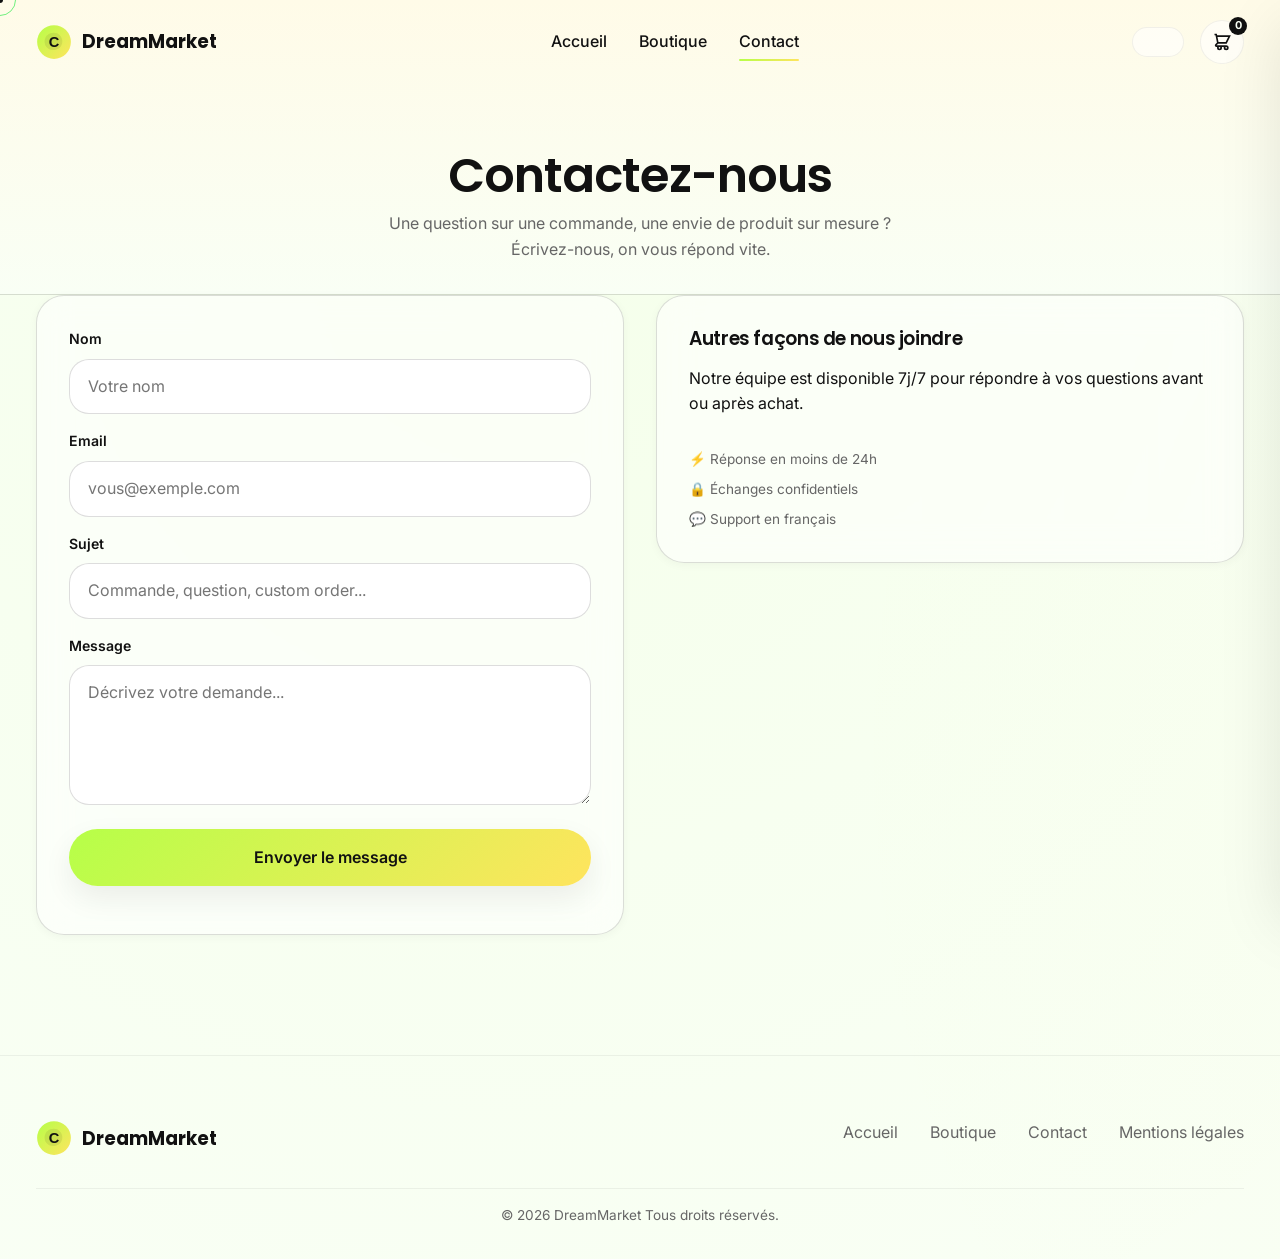
<file: contact.html>
<!doctype html>
<html lang="fr">
<head>
  <meta charset="UTF-8">
  <meta name="viewport" content="width=device-width, initial-scale=1">
  <title>Contact — DreamMarket</title>
  <meta name="description" content="Une question, une commande sur mesure ? Contactez l'équipe Citro.">
  <link rel="preconnect" href="https://fonts.googleapis.com">
  <link href="https://fonts.googleapis.com/css2?family=Poppins:wght@600;700&family=Inter:wght@400;500;600;700&display=swap" rel="stylesheet">
  <link rel="stylesheet" href="style.css">
  <link rel="stylesheet" href="animations.css">
  <link rel="icon" type="image/svg+xml" href="assets/img/logo.svg">
</head>
<body>

  <div class="loader"><div class="loader-sun"></div></div>

  <header class="site-header">
    <div class="container">
      <a href="index.html" class="brand"><img src="assets/img/logo.svg" alt="Citro" width="36" height="36"> DreamMarket</a>
      <nav class="nav-links">
        <a href="index.html" data-page="index.html">Accueil</a>
        <a href="shop.html" data-page="shop.html">Boutique</a>
        <a href="contact.html" data-page="contact.html">Contact</a>
      </nav>
      <div class="header-actions">
        <button class="theme-switch" aria-label="Changer de thème"><span class="knob"></span></button>
        <button class="icon-btn" data-cart-open aria-label="Ouvrir le panier">
          <svg viewBox="0 0 24 24" fill="none" stroke="currentColor" stroke-width="2"><path d="M3 3h2l.4 2M7 13h10l4-8H5.4M7 13L5.4 5M7 13l-2.293 2.293A1 1 0 0 0 5.414 17H17M17 17a2 2 0 1 0 0 4 2 2 0 0 0 0-4ZM9 21a2 2 0 1 0 0-4 2 2 0 0 0 0 4Z"/></svg>
          <span class="cart-count">0</span>
        </button>
        <button class="burger" aria-label="Menu" aria-expanded="false"><span></span><span></span><span></span></button>
      </div>
    </div>
  </header>

  <main>
    <section class="page-hero">
      <div class="container">
        <h1>Contactez-nous</h1>
        <p>Une question sur une commande, une envie de produit sur mesure ? Écrivez-nous, on vous répond vite.</p>
      </div>
    </section>

    <section style="padding-top:0;">
      <div class="container">
        <div class="grid grid-2" style="align-items:start;">
          <div class="panel reveal">
            <form id="contact-form">
              <div class="form-field">
                <label for="name">Nom</label>
                <input type="text" id="name" name="name" required placeholder="Votre nom">
              </div>
              <div class="form-field">
                <label for="email">Email</label>
                <input type="email" id="email" name="email" required placeholder="vous@exemple.com">
              </div>
              <div class="form-field">
                <label for="subject">Sujet</label>
                <input type="text" id="subject" name="subject" required placeholder="Commande, question, custom order...">
              </div>
              <div class="form-field">
                <label for="message">Message</label>
                <textarea id="message" name="message" required placeholder="Décrivez votre demande..."></textarea>
              </div>
              <button type="submit" class="btn btn-primary btn-block">Envoyer le message</button>
              <p class="form-status"></p>
            </form>
          </div>

          <div class="panel reveal" style="--delay:0.1s">
            <h3 style="margin-bottom:var(--space-sm);">Autres façons de nous joindre</h3>
            <p class="desc" style="margin-bottom:var(--space-sm);">Notre équipe est disponible 7j/7 pour répondre à vos questions avant ou après achat.</p>
            <div class="trust-strip" style="justify-content:flex-start;flex-direction:column;align-items:flex-start;gap:var(--space-xs);">
              <span>⚡ Réponse en moins de 24h</span>
              <span>🔒 Échanges confidentiels</span>
              <span>💬 Support en français</span>
            </div>
          </div>
        </div>
      </div>
    </section>
  </main>

  <footer class="site-footer">
    <div class="container">
      <div class="footer-grid">
        <a href="index.html" class="brand"><img src="assets/img/logo.svg" alt="Citro" width="36" height="36"> DreamMarket</a>
        <nav class="footer-links">
          <a href="index.html">Accueil</a>
          <a href="shop.html">Boutique</a>
          <a href="contact.html">Contact</a>
          <a href="mentions-legales.html">Mentions légales</a>
        </nav>
      </div>
      <div class="footer-bottom">© 2026 DreamMarket Tous droits réservés.</div>
    </div>
  </footer>

  <button class="back-to-top" aria-label="Retour en haut">
    <svg viewBox="0 0 24 24" fill="none" stroke="currentColor" stroke-width="2"><path d="M12 19V5M5 12l7-7 7 7"/></svg>
  </button>

  <script src="products.js"></script>
  <script src="app.js"></script>
  <script src="cart.js"></script>
</body>
</html>
</file>
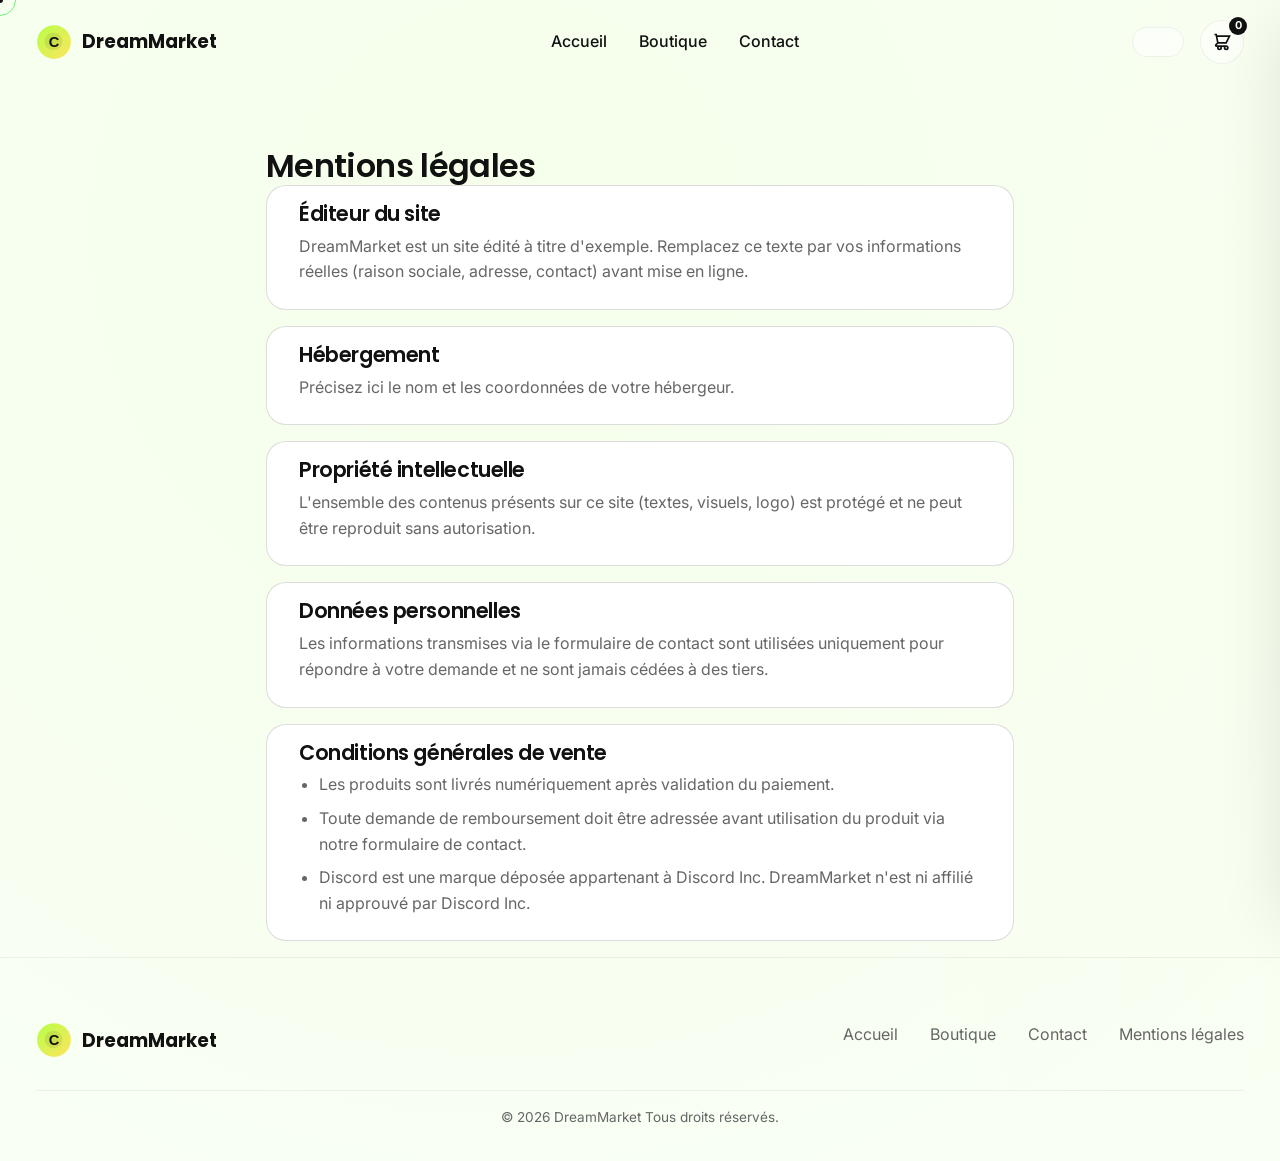
<file: mentions-legales.html>
<!doctype html>
<html lang="fr">
<head>
  <meta charset="UTF-8">
  <meta name="viewport" content="width=device-width, initial-scale=1">
  <title>Mentions légales — DreamMarket</title>
  <link rel="preconnect" href="https://fonts.googleapis.com">
  <link href="https://fonts.googleapis.com/css2?family=Poppins:wght@600;700&family=Inter:wght@400;500;600;700&display=swap" rel="stylesheet">
  <link rel="stylesheet" href="style.css">
  <link rel="stylesheet" href="animations.css">
  <link rel="icon" type="image/svg+xml" href="assets/img/logo.svg">
</head>
<body>

  <div class="loader"><div class="loader-sun"></div></div>

  <header class="site-header">
    <div class="container">
      <a href="index.html" class="brand"><img src="assets/img/logo.svg" alt="Citro" width="36" height="36"> DreamMarket</a>
      <nav class="nav-links">
        <a href="index.html" data-page="index.html">Accueil</a>
        <a href="shop.html" data-page="shop.html">Boutique</a>
        <a href="contact.html" data-page="contact.html">Contact</a>
      </nav>
      <div class="header-actions">
        <button class="theme-switch" aria-label="Changer de thème"><span class="knob"></span></button>
        <button class="icon-btn" data-cart-open aria-label="Ouvrir le panier">
          <svg viewBox="0 0 24 24" fill="none" stroke="currentColor" stroke-width="2"><path d="M3 3h2l.4 2M7 13h10l4-8H5.4M7 13L5.4 5M7 13l-2.293 2.293A1 1 0 0 0 5.414 17H17M17 17a2 2 0 1 0 0 4 2 2 0 0 0 0-4ZM9 21a2 2 0 1 0 0-4 2 2 0 0 0 0 4Z"/></svg>
          <span class="cart-count">0</span>
        </button>
        <button class="burger" aria-label="Menu" aria-expanded="false"><span></span><span></span><span></span></button>
      </div>
    </div>
  </header>

  <main>
    <div class="container legal-body">
      <h1>Mentions légales</h1>

      <div class="text-block">
        <h2>Éditeur du site</h2>
        <p>DreamMarket est un site édité à titre d'exemple. Remplacez ce texte par vos informations réelles (raison sociale, adresse, contact) avant mise en ligne.</p>
      </div>

      <div class="text-block">
        <h2>Hébergement</h2>
        <p>Précisez ici le nom et les coordonnées de votre hébergeur.</p>
      </div>

      <div class="text-block">
        <h2>Propriété intellectuelle</h2>
        <p>L'ensemble des contenus présents sur ce site (textes, visuels, logo) est protégé et ne peut être reproduit sans autorisation.</p>
      </div>

      <div class="text-block">
        <h2>Données personnelles</h2>
        <p>Les informations transmises via le formulaire de contact sont utilisées uniquement pour répondre à votre demande et ne sont jamais cédées à des tiers.</p>
      </div>

      <div class="text-block">
        <h2>Conditions générales de vente</h2>
        <ul>
          <li>Les produits sont livrés numériquement après validation du paiement.</li>
          <li>Toute demande de remboursement doit être adressée avant utilisation du produit via notre formulaire de contact.</li>
          <li>Discord est une marque déposée appartenant à Discord Inc. DreamMarket n'est ni affilié ni approuvé par Discord Inc.</li>
        </ul>
      </div>
    </div>
  </main>

  <footer class="site-footer">
    <div class="container">
      <div class="footer-grid">
        <a href="index.html" class="brand"><img src="assets/img/logo.svg" alt="Citro" width="36" height="36"> DreamMarket</a>
        <nav class="footer-links">
          <a href="index.html">Accueil</a>
          <a href="shop.html">Boutique</a>
          <a href="contact.html">Contact</a>
          <a href="mentions-legales.html">Mentions légales</a>
        </nav>
      </div>
      <div class="footer-bottom">© 2026 DreamMarket Tous droits réservés.</div>
    </div>
  </footer>

  <button class="back-to-top" aria-label="Retour en haut">
    <svg viewBox="0 0 24 24" fill="none" stroke="currentColor" stroke-width="2"><path d="M12 19V5M5 12l7-7 7 7"/></svg>
  </button>

  <script src="products.js"></script>
  <script src="app.js"></script>
  <script src="cart.js"></script>
</body>
</html>
</file>
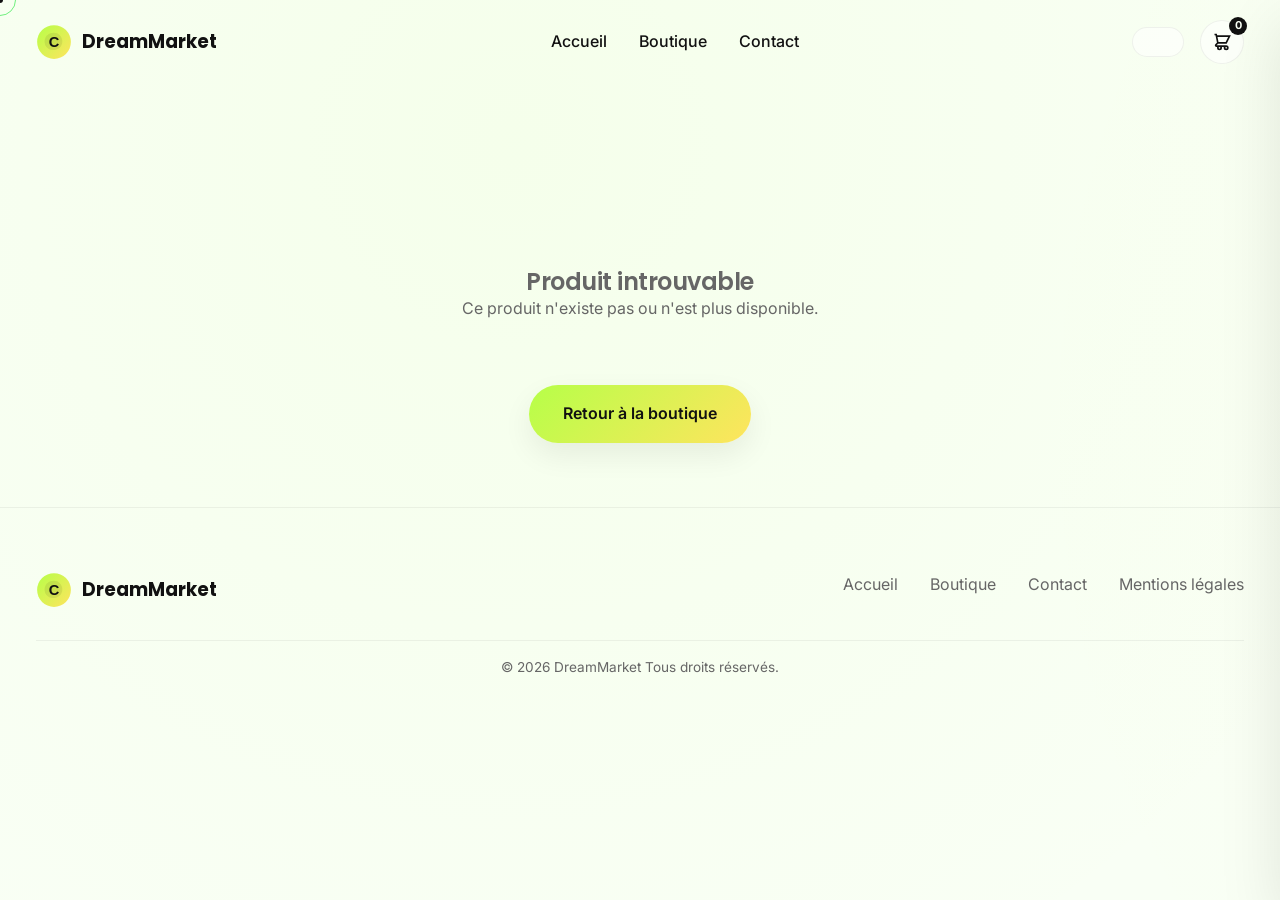
<file: product.html>
<!doctype html>
<html lang="fr">
<head>
  <meta charset="UTF-8">
  <meta name="viewport" content="width=device-width, initial-scale=1">
  <title id="page-title">Produit — DreamMarket</title>
  <link rel="preconnect" href="https://fonts.googleapis.com">
  <link href="https://fonts.googleapis.com/css2?family=Poppins:wght@600;700&family=Inter:wght@400;500;600;700&display=swap" rel="stylesheet">
  <link rel="stylesheet" href="style.css">
  <link rel="stylesheet" href="animations.css">
  <link rel="icon" type="image/svg+xml" href="assets/img/logo.svg">
</head>
<body>

  <div class="loader"><div class="loader-sun"></div></div>

  <header class="site-header">
    <div class="container">
      <a href="index.html" class="brand"><img src="assets/img/logo.svg" alt="Citro" width="36" height="36"> DreamMarket</a>
      <nav class="nav-links">
        <a href="index.html" data-page="index.html">Accueil</a>
        <a href="shop.html" data-page="shop.html">Boutique</a>
        <a href="contact.html" data-page="contact.html">Contact</a>
      </nav>
      <div class="header-actions">
        <button class="theme-switch" aria-label="Changer de thème"><span class="knob"></span></button>
        <button class="icon-btn" data-cart-open aria-label="Ouvrir le panier">
          <svg viewBox="0 0 24 24" fill="none" stroke="currentColor" stroke-width="2"><path d="M3 3h2l.4 2M7 13h10l4-8H5.4M7 13L5.4 5M7 13l-2.293 2.293A1 1 0 0 0 5.414 17H17M17 17a2 2 0 1 0 0 4 2 2 0 0 0 0-4ZM9 21a2 2 0 1 0 0-4 2 2 0 0 0 0 4Z"/></svg>
          <span class="cart-count">0</span>
        </button>
        <button class="burger" aria-label="Menu" aria-expanded="false"><span></span><span></span><span></span></button>
      </div>
    </div>
  </header>

  <main>
    <section id="product-root" style="padding-bottom:0;">
      <div class="container">
        <!-- filled by JS -->
      </div>
    </section>

    <section id="related-section">
      <div class="container">
        <div class="section-head">
          <span class="eyebrow">Vous aimerez aussi</span>
          <h2>Produits similaires</h2>
        </div>
        <div class="grid grid-3" id="related-grid"></div>
      </div>
    </section>
  </main>

  <footer class="site-footer">
    <div class="container">
      <div class="footer-grid">
        <a href="index.html" class="brand"><img src="assets/img/logo.svg" alt="Citro" width="36" height="36"> DreamMarket</a>
        <nav class="footer-links">
          <a href="index.html">Accueil</a>
          <a href="shop.html">Boutique</a>
          <a href="contact.html">Contact</a>
          <a href="mentions-legales.html">Mentions légales</a>
        </nav>
      </div>
      <div class="footer-bottom">© 2026 DreamMarket Tous droits réservés.</div>
    </div>
  </footer>

  <button class="back-to-top" aria-label="Retour en haut">
    <svg viewBox="0 0 24 24" fill="none" stroke="currentColor" stroke-width="2"><path d="M12 19V5M5 12l7-7 7 7"/></svg>
  </button>

  <script src="products.js"></script>
  <script src="app.js"></script>
  <script src="cart.js"></script>
  <script>
    const id = new URLSearchParams(location.search).get("id");
    const product = getProductById(id);
    const root = document.querySelector("#product-root .container");
    const relatedSection = document.querySelector("#related-section");
    const relatedGrid = document.querySelector("#related-grid");

    if (!product) {
      root.innerHTML = `
        <div class="empty-state" style="padding-top:calc(var(--header-h) + var(--space-lg));">
          <h1>Produit introuvable</h1>
          <p class="desc">Ce produit n'existe pas ou n'est plus disponible.</p>
          <a href="shop.html" class="btn btn-primary mt-lg">Retour à la boutique</a>
        </div>`;
      relatedSection.style.display = "none";
    } else {
      document.title = `${product.name} — Citro`;

      const oldPrice = product.oldPrice
        ? `<span class="price-old">${product.oldPrice.toFixed(2)}€</span>`
        : "";

      root.innerHTML = `
        <div class="product-view">
          <div class="product-gallery">
            <img src="${product.image}" alt="${product.name}" style="width:100%;height:100%;object-fit:cover;">
          </div>
          <div class="product-info">
            ${product.badge ? `<span class="badge best" style="position:static;display:inline-block;margin-bottom:var(--space-xs);">${product.badge}</span>` : ""}
            <h1>${product.name}</h1>
            <div class="stars" style="margin:8px 0;">${renderStars(product.rating)} <span style="color:var(--c-text-soft);font-size:0.9rem;">(${product.reviews} avis)</span></div>
            <div class="price-row" style="margin:var(--space-xs) 0 var(--space-sm);">
              <span class="price" style="font-size:1.8rem;">${product.price.toFixed(2)}€</span>
              ${oldPrice}
            </div>
            <p class="desc">${product.fullDescription}</p>
            <div style="display:flex;align-items:center;gap:var(--space-sm);margin:var(--space-md) 0;">
              <div class="qty-stepper">
                <button id="qty-minus">−</button>
                <span id="qty-value">1</span>
                <button id="qty-plus">+</button>
              </div>
              <button class="btn btn-primary" id="add-to-cart-btn">Ajouter au panier</button>
              <button class="icon-btn wish-btn-page ${isInWishlist(product.id) ? "active" : ""}" data-wish="${product.id}" aria-label="Ajouter à la wishlist" style="position:static;">
                <svg viewBox="0 0 24 24"><path d="M12 21s-7-4.35-9.5-8.5C.5 8.5 2.5 5 6 5c2 0 3.5 1.2 4 2.5C10.5 6.2 12 5 14 5c3.5 0 5.5 3.5 3.5 7.5C19 16.65 12 21 12 21z"/></svg>
              </button>
            </div>
            <div class="trust-strip" style="justify-content:flex-start;">
              <span>⚡ Livraison instantanée</span>
              <span>🔒 Paiement sécurisé</span>
            </div>

            <div class="tabs">
              <button class="tab-btn active" data-tab="desc">Description</button>
              <button class="tab-btn" data-tab="reviews">Avis (${product.reviews})</button>
            </div>
            <div class="tab-panel active" data-panel="desc">
              <div class="text-block"><p class="desc">${product.fullDescription}</p></div>
            </div>
            <div class="tab-panel" data-panel="reviews">
              <div class="review">
                <div class="avatar-circle">L</div>
                <div>
                  <strong>Léa M.</strong>
                  <div class="stars">★★★★★</div>
                  <p class="desc">Livraison ultra rapide, exactement comme décrit. Je recommande !</p>
                </div>
              </div>
              <div class="review">
                <div class="avatar-circle">T</div>
                <div>
                  <strong>Thomas B.</strong>
                  <div class="stars">★★★★☆</div>
                  <p class="desc">Très satisfait, support réactif en cas de question.</p>
                </div>
              </div>
            </div>
          </div>
        </div>
      `;

      // wishlist button on product page
      root.querySelector("[data-wish]").addEventListener("click", (e) => {
        const active = toggleWishlist(product.id);
        e.currentTarget.classList.toggle("active", active);
      });

      // quantity stepper
      let qty = 1;
      const qtyValue = root.querySelector("#qty-value");
      root.querySelector("#qty-minus").addEventListener("click", () => {
        qty = Math.max(1, qty - 1);
        qtyValue.textContent = qty;
      });
      root.querySelector("#qty-plus").addEventListener("click", () => {
        qty += 1;
        qtyValue.textContent = qty;
      });
      root.querySelector("#add-to-cart-btn").addEventListener("click", () => {
        addToCart(product.id, qty);
      });

      // tabs
      root.querySelectorAll(".tab-btn").forEach((btn) => {
        btn.addEventListener("click", () => {
          root.querySelectorAll(".tab-btn").forEach((b) => b.classList.remove("active"));
          root.querySelectorAll(".tab-panel").forEach((p) => p.classList.remove("active"));
          btn.classList.add("active");
          root.querySelector(`[data-panel="${btn.dataset.tab}"]`).classList.add("active");
        });
      });

      // related products
      const related = getRelatedProducts(product);
      if (related.length) {
        relatedGrid.innerHTML = related.map((p, i) => productCardHTML(p, i)).join("");
        observeReveal(relatedGrid);
      } else {
        relatedSection.style.display = "none";
      }
    }
  </script>
</body>
</html>
</file>
<file: style.css>
/* ==========================================================================
   style.css — design tokens, layout, components
   Palette: citrus green / sun yellow / off-white, glassmorphism, huge air.
   ========================================================================== */

/* -------------------------- 1. Design tokens -------------------------- */
:root {
  /* colors */
  --c-primary: #b6ff48;
  --c-secondary: #ffe45e;
  --c-accent: #6fef7d;
  --c-bg: #f9fff5;
  --c-card: #ffffff;
  --c-text: #111111;
  --c-text-soft: #666666;
  --c-border: rgba(17, 17, 17, 0.06);
  --c-border-strong: rgba(17, 17, 17, 0.14);
  --c-glass: rgba(255, 255, 255, 0.55);

  --gradient-primary: linear-gradient(135deg, var(--c-primary), var(--c-secondary));
  --gradient-soft: linear-gradient(135deg, rgba(182, 255, 72, 0.16), rgba(255, 228, 94, 0.16));

  /* shadows */
  --shadow-sm: 0 2px 10px rgba(17, 17, 17, 0.04);
  --shadow-md: 0 12px 30px rgba(17, 17, 17, 0.07);
  --shadow-lg: 0 24px 60px rgba(17, 17, 17, 0.1);
  --shadow-glow: 0 10px 40px rgba(182, 255, 72, 0.45);

  /* radius */
  --r-sm: 14px;
  --r-md: 20px;
  --r-lg: 28px;
  --r-xl: 40px;
  --r-pill: 999px;

  /* spacing */
  --space-xs: 8px;
  --space-sm: 16px;
  --space-md: 32px;
  --space-lg: 64px;
  --space-xl: 120px;

  /* type */
  --font-display: "Poppins", "SF Pro Display", "Inter", sans-serif;
  --font-body: "Inter", "SF Pro Text", sans-serif;

  /* motion */
  --ease: cubic-bezier(0.16, 1, 0.3, 1);
  --t-fast: 0.2s;
  --t-med: 0.4s;
  --t-slow: 0.8s;

  --header-h: 84px;
  --container: 1240px;
}

/* dark mode overrides */
[data-theme="dark"] {
  --c-bg: #0f1410;
  --c-card: #161d17;
  --c-text: #f4fff0;
  --c-text-soft: #a8b8a4;
  --c-border: rgba(255, 255, 255, 0.08);
  --c-border-strong: rgba(255, 255, 255, 0.18);
  --c-glass: rgba(22, 29, 23, 0.6);
  --shadow-sm: 0 2px 10px rgba(0, 0, 0, 0.25);
  --shadow-md: 0 12px 30px rgba(0, 0, 0, 0.35);
  --shadow-lg: 0 24px 60px rgba(0, 0, 0, 0.45);
}

/* -------------------------- 2. Reset -------------------------- */
*,
*::before,
*::after {
  box-sizing: border-box;
  margin: 0;
  padding: 0;
}

html {
  scroll-behavior: smooth;
  -webkit-text-size-adjust: 100%;
}

body {
  font-family: var(--font-body);
  background: var(--c-bg);
  color: var(--c-text);
  line-height: 1.6;
  -webkit-font-smoothing: antialiased;
  overflow-x: hidden;
  transition: background var(--t-med) var(--ease), color var(--t-med) var(--ease);
}

img {
  max-width: 100%;
  display: block;
}

a {
  color: inherit;
  text-decoration: none;
}

ul {
  list-style: none;
}

button,
input,
textarea,
select {
  font: inherit;
  color: inherit;
  border: none;
  outline: none;
  background: none;
}

button {
  cursor: pointer;
}

h1,
h2,
h3,
h4 {
  font-family: var(--font-display);
  font-weight: 600;
  letter-spacing: -0.02em;
  line-height: 1.15;
}

:focus-visible {
  outline: 2px solid var(--c-accent);
  outline-offset: 3px;
  border-radius: 4px;
}

@media (prefers-reduced-motion: reduce) {
  *,
  *::before,
  *::after {
    animation-duration: 0.001ms !important;
    animation-iteration-count: 1 !important;
    transition-duration: 0.001ms !important;
    scroll-behavior: auto !important;
  }
}

/* -------------------------- 3. Layout helpers -------------------------- */
.container {
  width: 100%;
  max-width: var(--container);
  margin-inline: auto;
  padding-inline: var(--space-sm);
}

section {
  padding-block: var(--space-xl);
}

/* Thin divider between stacked content sections so each block of the page
   is clearly distinguishable, without touching the hero sections. */
main > section + section {
  border-top: 1px solid var(--c-border-strong);
}

.section-head {
  text-align: center;
  max-width: 640px;
  margin-inline: auto;
  margin-bottom: var(--space-lg);
}

.eyebrow {
  display: inline-block;
  font-size: 0.78rem;
  font-weight: 600;
  letter-spacing: 0.14em;
  text-transform: uppercase;
  color: var(--c-text);
  background: var(--gradient-primary);
  padding: 6px 16px;
  border-radius: var(--r-pill);
  margin-bottom: var(--space-sm);
}

.section-head h2 {
  font-size: clamp(1.9rem, 3.4vw, 2.75rem);
  margin-bottom: var(--space-xs);
}

.section-head p {
  color: var(--c-text-soft);
  font-size: 1.05rem;
}

.grid {
  display: grid;
  gap: var(--space-md);
}

.grid-3 {
  grid-template-columns: repeat(3, 1fr);
}

.grid-2 {
  grid-template-columns: repeat(2, 1fr);
}

@media (max-width: 980px) {
  .grid-3 {
    grid-template-columns: repeat(2, 1fr);
  }
}

@media (max-width: 640px) {
  .grid-3,
  .grid-2 {
    grid-template-columns: 1fr;
  }
  section {
    padding-block: var(--space-lg);
  }
}

/* -------------------------- 4. Buttons -------------------------- */
.btn {
  position: relative;
  display: inline-flex;
  align-items: center;
  justify-content: center;
  gap: 8px;
  padding: 16px 34px;
  border-radius: var(--r-pill);
  font-weight: 600;
  font-size: 1rem;
  transition: transform var(--t-fast) var(--ease), box-shadow var(--t-fast) var(--ease),
    background var(--t-fast) var(--ease);
  white-space: nowrap;
  overflow: hidden;
  isolation: isolate;
}

.btn-primary {
  background: var(--gradient-primary);
  color: var(--c-text);
  box-shadow: var(--shadow-md);
  animation: float-btn 4s ease-in-out infinite;
}

.btn-primary:hover {
  transform: translateY(-4px) scale(1.03);
  box-shadow: var(--shadow-glow);
}

.btn-ghost {
  background: var(--c-glass);
  backdrop-filter: blur(14px);
  -webkit-backdrop-filter: blur(14px);
  color: var(--c-text);
  border: 1px solid var(--c-border);
}

.btn-ghost:hover {
  transform: translateY(-4px);
  box-shadow: var(--shadow-md);
  border-color: var(--c-accent);
}

.btn-dark {
  background: var(--c-text);
  color: var(--c-bg);
}

.btn-dark:hover {
  transform: translateY(-4px);
  box-shadow: var(--shadow-lg);
}

.btn-sm {
  padding: 10px 22px;
  font-size: 0.9rem;
}

.btn-block {
  width: 100%;
}

/* ripple effect */
.btn .ripple {
  position: absolute;
  border-radius: 50%;
  background: rgba(17, 17, 17, 0.18);
  transform: scale(0);
  animation: ripple-anim 0.6s var(--ease);
  pointer-events: none;
}

/* -------------------------- 5. Header -------------------------- */
.site-header {
  position: fixed;
  inset-block-start: 0;
  inset-inline: 0;
  z-index: 100;
  height: var(--header-h);
  display: flex;
  align-items: center;
  background: transparent;
  transition: background var(--t-med) var(--ease), box-shadow var(--t-med) var(--ease),
    backdrop-filter var(--t-med) var(--ease);
}

.site-header.scrolled {
  background: var(--c-glass);
  backdrop-filter: blur(18px);
  -webkit-backdrop-filter: blur(18px);
  box-shadow: var(--shadow-sm);
}

.site-header .container {
  display: flex;
  align-items: center;
  justify-content: space-between;
  gap: var(--space-sm);
}

.brand {
  display: flex;
  align-items: center;
  gap: 10px;
  font-family: var(--font-display);
  font-weight: 700;
  font-size: 1.15rem;
}

.brand img {
  width: 36px;
  height: 36px;
}

.nav-links {
  display: flex;
  align-items: center;
  gap: var(--space-md);
  font-weight: 500;
}

.nav-links a {
  position: relative;
  padding-block: 6px;
  transition: color var(--t-fast);
}

.nav-links a::after {
  content: "";
  position: absolute;
  inset-inline: 0;
  bottom: 0;
  height: 2px;
  background: var(--gradient-primary);
  transform: scaleX(0);
  transform-origin: left;
  transition: transform var(--t-fast) var(--ease);
  border-radius: var(--r-pill);
}

.nav-links a:hover::after,
.nav-links a.active::after {
  transform: scaleX(1);
}

.header-actions {
  display: flex;
  align-items: center;
  gap: var(--space-sm);
}

.icon-btn {
  position: relative;
  width: 44px;
  height: 44px;
  display: grid;
  place-items: center;
  border-radius: var(--r-pill);
  background: var(--c-glass);
  border: 1px solid var(--c-border);
  transition: transform var(--t-fast) var(--ease), box-shadow var(--t-fast) var(--ease);
}

.icon-btn:hover {
  transform: translateY(-3px);
  box-shadow: var(--shadow-md);
}

.icon-btn svg {
  width: 20px;
  height: 20px;
}

.cart-count {
  position: absolute;
  top: -4px;
  right: -4px;
  min-width: 18px;
  height: 18px;
  padding-inline: 4px;
  border-radius: var(--r-pill);
  background: var(--c-text);
  color: var(--c-bg);
  font-size: 0.68rem;
  font-weight: 700;
  display: grid;
  place-items: center;
}

.theme-switch {
  width: 52px;
  height: 30px;
  border-radius: var(--r-pill);
  background: var(--c-glass);
  border: 1px solid var(--c-border);
  position: relative;
  padding: 3px;
}

.theme-switch .knob {
  width: 22px;
  height: 22px;
  border-radius: 50%;
  background: var(--gradient-primary);
  transition: transform var(--t-med) var(--ease);
}

[data-theme="dark"] .theme-switch .knob {
  transform: translateX(22px);
}

.burger {
  display: none;
  width: 44px;
  height: 44px;
  border-radius: var(--r-pill);
  background: var(--c-glass);
  border: 1px solid var(--c-border);
  flex-direction: column;
  align-items: center;
  justify-content: center;
  gap: 5px;
}

.burger span {
  width: 20px;
  height: 2px;
  background: var(--c-text);
  border-radius: var(--r-pill);
  transition: transform var(--t-fast), opacity var(--t-fast);
}

@media (max-width: 900px) {
  .nav-links {
    position: fixed;
    top: var(--header-h);
    left: 0;
    right: 0;
    flex-direction: column;
    align-items: flex-start;
    gap: var(--space-sm);
    background: var(--c-card);
    padding: var(--space-md) var(--space-sm) var(--space-lg);
    transform: translateY(-12px);
    opacity: 0;
    pointer-events: none;
    transition: transform var(--t-med) var(--ease), opacity var(--t-med) var(--ease);
    box-shadow: var(--shadow-md);
  }
  .nav-links.open {
    transform: translateY(0);
    opacity: 1;
    pointer-events: auto;
  }
  .burger {
    display: flex;
  }
}

/* -------------------------- 6. Hero -------------------------- */
.hero {
  position: relative;
  min-height: 92vh;
  display: flex;
  align-items: center;
  justify-content: center;
  text-align: center;
  padding-top: var(--header-h);
  overflow: hidden;
  background: linear-gradient(180deg, #fffbe8 0%, #f4ffe4 55%, var(--c-bg) 100%);
}

.hero-blobs {
  position: absolute;
  inset: 0;
  z-index: 0;
  pointer-events: none;
}

.blob {
  position: absolute;
  border-radius: 50%;
  filter: blur(60px);
  opacity: 0.55;
  animation: blob-float 14s var(--ease) infinite;
}

.blob-1 {
  width: 420px;
  height: 420px;
  background: var(--c-primary);
  top: -120px;
  left: -100px;
}

.blob-2 {
  width: 360px;
  height: 360px;
  background: var(--c-secondary);
  top: 10%;
  right: -120px;
  animation-delay: -4s;
}

.blob-3 {
  width: 300px;
  height: 300px;
  background: var(--c-accent);
  bottom: -100px;
  left: 30%;
  animation-delay: -8s;
}

.hero-content {
  position: relative;
  z-index: 1;
  max-width: 760px;
  padding-inline: var(--space-sm);
}

.hero-content .eyebrow {
  background: var(--c-glass);
  backdrop-filter: blur(10px);
  border: 1px solid var(--c-border);
}

.hero-content h1 {
  font-size: clamp(2.6rem, 6.4vw, 5rem);
  margin-bottom: var(--space-sm);
}

.hero-content .subtitle {
  font-size: clamp(1.05rem, 2vw, 1.35rem);
  color: var(--c-text-soft);
  margin-bottom: var(--space-md);
}

.hero-actions {
  display: flex;
  gap: var(--space-sm);
  justify-content: center;
  flex-wrap: wrap;
}

.scroll-cue {
  position: absolute;
  bottom: var(--space-md);
  left: 50%;
  transform: translateX(-50%);
  width: 26px;
  height: 42px;
  border-radius: var(--r-pill);
  border: 2px solid var(--c-text);
  opacity: 0.35;
}

.scroll-cue::before {
  content: "";
  position: absolute;
  top: 8px;
  left: 50%;
  width: 4px;
  height: 8px;
  border-radius: var(--r-pill);
  background: var(--c-text);
  transform: translateX(-50%);
  animation: scroll-cue-move 1.8s ease-in-out infinite;
}

/* -------------------------- 7. Product cards -------------------------- */
.product-card {
  position: relative;
  background: var(--c-card);
  border-radius: var(--r-lg);
  padding: var(--space-sm);
  box-shadow: var(--shadow-sm);
  border: 1.5px solid var(--c-border-strong);
  transition: transform var(--t-med) var(--ease), box-shadow var(--t-med) var(--ease);
  display: flex;
  flex-direction: column;
  gap: var(--space-xs);
}

.product-card:hover {
  transform: translateY(-10px);
  box-shadow: var(--shadow-glow);
}

.product-card .thumb {
  border-radius: var(--r-md);
  overflow: hidden;
  aspect-ratio: 4 / 3;
  background: var(--gradient-soft);
  position: relative;
}

.product-card .thumb img {
  width: 100%;
  height: 100%;
  object-fit: cover;
  transition: transform var(--t-med) var(--ease);
}

.product-card:hover .thumb img {
  transform: scale(1.06);
}

.product-icon {
  position: absolute;
  top: 12px;
  left: 12px;
  width: 40px;
  height: 40px;
  border-radius: var(--r-sm);
  background: var(--c-glass);
  backdrop-filter: blur(8px);
  display: grid;
  place-items: center;
  font-size: 1.2rem;
  transition: transform var(--t-med) var(--ease);
}

.product-card:hover .product-icon {
  transform: rotate(14deg) scale(1.08);
}

.badge {
  position: absolute;
  top: 12px;
  right: 12px;
  font-size: 0.68rem;
  font-weight: 700;
  letter-spacing: 0.04em;
  text-transform: uppercase;
  padding: 6px 12px;
  border-radius: var(--r-pill);
  background: var(--c-text);
  color: var(--c-bg);
}

.badge.best {
  background: var(--gradient-primary);
  color: var(--c-text);
}

.product-card h3 {
  font-size: 1.15rem;
}

.product-card .desc {
  color: var(--c-text-soft);
  font-size: 0.92rem;
  flex: 1;
}

.product-card .price-row {
  display: flex;
  align-items: baseline;
  gap: 8px;
}

.price {
  font-family: var(--font-display);
  font-weight: 700;
  font-size: 1.3rem;
}

.price-old {
  font-size: 0.9rem;
  color: var(--c-text-soft);
  text-decoration: line-through;
}

.card-actions {
  display: flex;
  gap: 10px;
}

/* -------------------------- 8. Glass panel / generic card -------------------------- */
.panel {
  background: var(--c-glass);
  backdrop-filter: blur(16px);
  -webkit-backdrop-filter: blur(16px);
  border: 1.5px solid var(--c-border-strong);
  border-radius: var(--r-lg);
  padding: var(--space-md);
  box-shadow: var(--shadow-sm);
}

/* -------------------------- 8b. Text block (bordered paragraph container) -------------------------- */
/* Use this class to frame any block of prose (a paragraph or a paragraph +
   heading group) so it stands out clearly from the rest of the page. */
.text-block {
  border: 1.5px solid var(--c-border-strong);
  border-radius: var(--r-md);
  padding: var(--space-sm) var(--space-md);
  margin-bottom: var(--space-sm);
  background: var(--c-card);
}

.text-block h2 {
  margin-top: 0 !important;
}

/* -------------------------- 9. Shop toolbar -------------------------- */
.shop-hero {
  padding-top: calc(var(--header-h) + var(--space-lg));
  padding-bottom: var(--space-md);
  text-align: center;
  background: linear-gradient(180deg, #fffbe8, var(--c-bg));
}

.toolbar {
  display: flex;
  flex-wrap: wrap;
  gap: var(--space-sm);
  align-items: center;
  justify-content: space-between;
  margin-bottom: var(--space-md);
}

.search-box {
  flex: 1;
  min-width: 220px;
  display: flex;
  align-items: center;
  gap: 10px;
  background: var(--c-card);
  border: 1px solid var(--c-border);
  border-radius: var(--r-pill);
  padding: 12px 20px;
  box-shadow: var(--shadow-sm);
}

.search-box input {
  flex: 1;
  background: none;
  font-size: 0.95rem;
}

.search-box svg {
  width: 18px;
  height: 18px;
  color: var(--c-text-soft);
}

.filters {
  display: flex;
  gap: 8px;
  flex-wrap: wrap;
}

.chip {
  padding: 10px 20px;
  border-radius: var(--r-pill);
  background: var(--c-card);
  border: 1px solid var(--c-border);
  font-weight: 500;
  font-size: 0.9rem;
  transition: all var(--t-fast) var(--ease);
}

.chip.active,
.chip:hover {
  background: var(--gradient-primary);
  border-color: transparent;
}

.sort-select {
  background: var(--c-card);
  border: 1px solid var(--c-border);
  border-radius: var(--r-pill);
  padding: 12px 20px;
  font-weight: 500;
}

.empty-state {
  text-align: center;
  padding: var(--space-lg) var(--space-sm);
  color: var(--c-text-soft);
}

/* -------------------------- 10. FAQ accordion -------------------------- */
.accordion-item {
  background: var(--c-card);
  border: 1.5px solid var(--c-border-strong);
  border-radius: var(--r-md);
  margin-bottom: var(--space-xs);
  overflow: hidden;
  box-shadow: var(--shadow-sm);
}

.accordion-trigger {
  width: 100%;
  display: flex;
  align-items: center;
  justify-content: space-between;
  padding: 22px 26px;
  font-weight: 600;
  text-align: left;
}

.accordion-trigger .plus {
  width: 22px;
  height: 22px;
  position: relative;
  flex-shrink: 0;
  margin-left: 16px;
}

.accordion-trigger .plus::before,
.accordion-trigger .plus::after {
  content: "";
  position: absolute;
  background: var(--c-text);
  border-radius: var(--r-pill);
  transition: transform var(--t-med) var(--ease);
}

.accordion-trigger .plus::before {
  top: 50%;
  left: 0;
  width: 100%;
  height: 2px;
  transform: translateY(-50%);
}

.accordion-trigger .plus::after {
  left: 50%;
  top: 0;
  width: 2px;
  height: 100%;
  transform: translateX(-50%);
}

.accordion-item.open .plus::after {
  transform: translateX(-50%) rotate(90deg) scaleY(0);
}

.accordion-panel {
  max-height: 0;
  overflow: hidden;
  transition: max-height var(--t-med) var(--ease);
}

.accordion-panel p {
  padding: 0 26px 22px;
  color: var(--c-text-soft);
}

/* -------------------------- 11. Forms -------------------------- */
.form-field {
  margin-bottom: var(--space-sm);
}

.form-field label {
  display: block;
  font-weight: 600;
  font-size: 0.88rem;
  margin-bottom: 8px;
}

.form-field input,
.form-field textarea {
  width: 100%;
  background: var(--c-card);
  border: 1.5px solid var(--c-border-strong);
  border-radius: var(--r-md);
  padding: 14px 18px;
  transition: border-color var(--t-fast), box-shadow var(--t-fast);
}

.form-field textarea {
  min-height: 140px;
  resize: vertical;
}

.form-field input:focus,
.form-field textarea:focus {
  border-color: var(--c-accent);
  box-shadow: 0 0 0 4px rgba(111, 239, 125, 0.18);
}

.form-status {
  margin-top: var(--space-sm);
  font-weight: 500;
}

/* -------------------------- 12. Footer -------------------------- */
.site-footer {
  padding-block: var(--space-lg) var(--space-md);
  border-top: 1px solid var(--c-border);
}

.footer-grid {
  display: flex;
  flex-wrap: wrap;
  gap: var(--space-md);
  justify-content: space-between;
  margin-bottom: var(--space-md);
}

.footer-links {
  display: flex;
  gap: var(--space-md);
  flex-wrap: wrap;
  color: var(--c-text-soft);
}

.footer-links a:hover {
  color: var(--c-text);
}

.footer-bottom {
  text-align: center;
  color: var(--c-text-soft);
  font-size: 0.85rem;
  padding-top: var(--space-sm);
  border-top: 1px solid var(--c-border);
}

/* -------------------------- 13. Back to top -------------------------- */
.back-to-top {
  position: fixed;
  right: 24px;
  bottom: 24px;
  width: 50px;
  height: 50px;
  border-radius: 50%;
  background: var(--gradient-primary);
  display: grid;
  place-items: center;
  box-shadow: var(--shadow-md);
  z-index: 90;
  opacity: 0;
  transform: translateY(20px);
  pointer-events: none;
  transition: all var(--t-med) var(--ease);
}

.back-to-top.visible {
  opacity: 1;
  transform: translateY(0);
  pointer-events: auto;
}

/* -------------------------- 14. Toasts -------------------------- */
.toast-stack {
  position: fixed;
  top: 100px;
  right: 24px;
  z-index: 200;
  display: flex;
  flex-direction: column;
  gap: 10px;
  width: min(320px, 90vw);
}

.toast {
  background: var(--c-card);
  border: 1px solid var(--c-border);
  border-radius: var(--r-md);
  padding: 14px 18px;
  box-shadow: var(--shadow-lg);
  display: flex;
  align-items: center;
  gap: 10px;
  font-size: 0.9rem;
  font-weight: 500;
}

.toast .dot {
  width: 8px;
  height: 8px;
  border-radius: 50%;
  flex-shrink: 0;
}

.toast.success .dot {
  background: var(--c-accent);
}

.toast.error .dot {
  background: #ff5e5e;
}

/* -------------------------- 15. Loader -------------------------- */
.loader {
  position: fixed;
  inset: 0;
  z-index: 999;
  background: var(--c-bg);
  display: grid;
  place-items: center;
  transition: opacity var(--t-slow) var(--ease), visibility var(--t-slow);
}

.loader.hidden {
  opacity: 0;
  visibility: hidden;
}

.loader-sun {
  width: 64px;
  height: 64px;
  border-radius: 50%;
  background: var(--gradient-primary);
  animation: loader-pulse 1.4s ease-in-out infinite;
}

/* -------------------------- 16. Skeleton -------------------------- */
.skeleton {
  background: linear-gradient(90deg, var(--c-border) 25%, rgba(182, 255, 72, 0.25) 50%, var(--c-border) 75%);
  background-size: 200% 100%;
  animation: skeleton-shimmer 1.4s infinite;
  border-radius: var(--r-md);
}

/* -------------------------- 17. Cursor (desktop) -------------------------- */
.cursor-dot,
.cursor-ring {
  position: fixed;
  top: 0;
  left: 0;
  pointer-events: none;
  z-index: 999;
  border-radius: 50%;
  transform: translate(-50%, -50%);
}

.cursor-dot {
  width: 6px;
  height: 6px;
  background: var(--c-text);
}

.cursor-ring {
  width: 32px;
  height: 32px;
  border: 1.5px solid var(--c-accent);
  transition: width var(--t-fast), height var(--t-fast), border-color var(--t-fast);
}

@media (hover: none), (pointer: coarse) {
  .cursor-dot,
  .cursor-ring {
    display: none;
  }
}

/* -------------------------- 18. Page hero (inner pages) -------------------------- */
.page-hero {
  padding-top: calc(var(--header-h) + var(--space-lg));
  padding-bottom: var(--space-md);
  text-align: center;
  background: linear-gradient(180deg, #fffbe8, var(--c-bg));
}

.page-hero h1 {
  font-size: clamp(2rem, 4vw, 3rem);
}

.page-hero p {
  color: var(--c-text-soft);
  max-width: 560px;
  margin-inline: auto;
  margin-top: var(--space-xs);
}

/* -------------------------- 19. Product page -------------------------- */
.product-view {
  display: grid;
  grid-template-columns: 1fr 1fr;
  gap: var(--space-lg);
  align-items: start;
  padding-top: calc(var(--header-h) + var(--space-md));
}

@media (max-width: 900px) {
  .product-view {
    grid-template-columns: 1fr;
  }
}

.product-gallery {
  border-radius: var(--r-xl);
  overflow: hidden;
  background: var(--gradient-soft);
  aspect-ratio: 1 / 1;
  position: sticky;
  top: calc(var(--header-h) + var(--space-sm));
}

@media (max-width: 900px) {
  .product-gallery {
    position: static;
  }
}

.stars {
  color: var(--c-secondary);
  filter: drop-shadow(0 1px 0 rgba(0, 0, 0, 0.05));
}

.qty-stepper {
  display: inline-flex;
  align-items: center;
  border: 1px solid var(--c-border);
  border-radius: var(--r-pill);
  overflow: hidden;
}

.qty-stepper button {
  width: 42px;
  height: 42px;
  font-size: 1.1rem;
  font-weight: 700;
}

.qty-stepper span {
  width: 40px;
  text-align: center;
  font-weight: 600;
}

.tabs {
  display: flex;
  gap: var(--space-md);
  border-bottom: 1px solid var(--c-border);
  margin: var(--space-lg) 0 var(--space-md);
}

.tab-btn {
  padding-bottom: 14px;
  font-weight: 600;
  color: var(--c-text-soft);
  border-bottom: 2px solid transparent;
}

.tab-btn.active {
  color: var(--c-text);
  border-color: var(--c-primary);
}

.tab-panel {
  display: none;
}

.tab-panel.active {
  display: block;
}

.review {
  display: flex;
  gap: 14px;
  padding: var(--space-sm) 0;
  border-bottom: 1px solid var(--c-border);
}

.avatar-circle {
  width: 42px;
  height: 42px;
  border-radius: 50%;
  background: var(--gradient-primary);
  display: grid;
  place-items: center;
  font-weight: 700;
  flex-shrink: 0;
}

/* -------------------------- 20. Cart drawer -------------------------- */
.cart-drawer {
  position: fixed;
  top: 0;
  right: 0;
  bottom: 0;
  width: min(420px, 100vw);
  background: var(--c-bg);
  box-shadow: var(--shadow-lg);
  z-index: 300;
  transform: translateX(100%);
  transition: transform var(--t-med) var(--ease);
  display: flex;
  flex-direction: column;
}

.cart-drawer.open {
  transform: translateX(0);
}

.cart-overlay {
  position: fixed;
  inset: 0;
  background: rgba(17, 17, 17, 0.35);
  backdrop-filter: blur(2px);
  z-index: 290;
  opacity: 0;
  pointer-events: none;
  transition: opacity var(--t-med) var(--ease);
}

.cart-overlay.open {
  opacity: 1;
  pointer-events: auto;
}

.cart-header {
  display: flex;
  align-items: center;
  justify-content: space-between;
  padding: var(--space-sm) var(--space-md);
  border-bottom: 1px solid var(--c-border);
}

.cart-items {
  flex: 1;
  overflow-y: auto;
  padding: var(--space-sm) var(--space-md);
  display: flex;
  flex-direction: column;
  gap: var(--space-sm);
}

.cart-item {
  display: flex;
  gap: 12px;
  align-items: center;
}

.cart-item .thumb {
  width: 64px;
  height: 64px;
  border-radius: var(--r-sm);
  background: var(--gradient-soft);
  flex-shrink: 0;
  overflow: hidden;
}

.cart-item .info {
  flex: 1;
}

.cart-item .info h4 {
  font-size: 0.95rem;
}

.cart-item .qty-stepper button {
  width: 32px;
  height: 32px;
  font-size: 0.95rem;
}

.cart-item .qty-stepper span {
  width: 28px;
}

.cart-remove {
  color: var(--c-text-soft);
  font-size: 0.8rem;
  text-decoration: underline;
}

.cart-footer {
  padding: var(--space-sm) var(--space-md) var(--space-md);
  border-top: 1px solid var(--c-border);
}

.cart-row {
  display: flex;
  justify-content: space-between;
  margin-bottom: 8px;
  color: var(--c-text-soft);
}

.cart-row.total {
  color: var(--c-text);
  font-weight: 700;
  font-size: 1.15rem;
  margin-block: 10px;
}

/* -------------------------- 21. Wishlist heart -------------------------- */
.wish-btn {
  position: absolute;
  top: 12px;
  right: 12px;
  width: 38px;
  height: 38px;
  border-radius: 50%;
  background: var(--c-glass);
  backdrop-filter: blur(8px);
  display: grid;
  place-items: center;
  transition: transform var(--t-fast) var(--ease);
}

.wish-btn:hover {
  transform: scale(1.12);
}

.wish-btn svg {
  width: 18px;
  height: 18px;
  stroke: var(--c-text);
  fill: none;
  transition: fill var(--t-fast), stroke var(--t-fast);
}

.wish-btn.active svg {
  fill: #ff5e7a;
  stroke: #ff5e7a;
}

.product-card.has-badge .wish-btn {
  top: 56px;
}

/* -------------------------- 22. Legal / static pages -------------------------- */
.legal-body {
  max-width: 780px;
  margin-inline: auto;
  padding-top: calc(var(--header-h) + var(--space-lg));
}

.legal-body h2 {
  margin-top: var(--space-md);
  margin-bottom: var(--space-xs);
  font-size: 1.3rem;
}

.legal-body p,
.legal-body li {
  color: var(--c-text-soft);
  margin-bottom: var(--space-xs);
}

.legal-body ul {
  padding-left: 20px;
  list-style: disc;
}

/* -------------------------- 23. Misc -------------------------- */
.mt-lg {
  margin-top: var(--space-lg);
}

.text-center {
  text-align: center;
}

.trust-strip {
  display: flex;
  flex-wrap: wrap;
  gap: var(--space-md);
  justify-content: center;
  color: var(--c-text-soft);
  font-size: 0.85rem;
  margin-top: var(--space-md);
}

.trust-strip span {
  display: flex;
  align-items: center;
  gap: 6px;
}
</file>
<file: animations.css>
/* ==========================================================================
   animations.css — keyframes + scroll-reveal utility classes
   All motion is soft, slow, and calm. No agressive movement.
   ========================================================================== */

/* -------- Floating button -------- */
@keyframes float-btn {
  0%,
  100% {
    transform: translateY(0);
  }
  50% {
    transform: translateY(-5px);
  }
}

/* -------- Hero blobs -------- */
@keyframes blob-float {
  0%,
  100% {
    transform: translate(0, 0) scale(1);
  }
  33% {
    transform: translate(30px, -20px) scale(1.08);
  }
  66% {
    transform: translate(-20px, 20px) scale(0.96);
  }
}

/* -------- Scroll cue -------- */
@keyframes scroll-cue-move {
  0% {
    opacity: 1;
    transform: translate(-50%, 0);
  }
  70% {
    opacity: 0;
    transform: translate(-50%, 14px);
  }
  100% {
    opacity: 0;
    transform: translate(-50%, 0);
  }
}

/* -------- Ripple -------- */
@keyframes ripple-anim {
  to {
    transform: scale(3.2);
    opacity: 0;
  }
}

/* -------- Loader -------- */
@keyframes loader-pulse {
  0%,
  100% {
    transform: scale(1);
    box-shadow: 0 0 0 0 rgba(182, 255, 72, 0.5);
  }
  50% {
    transform: scale(1.12);
    box-shadow: 0 0 0 20px rgba(182, 255, 72, 0);
  }
}

/* -------- Skeleton shimmer -------- */
@keyframes skeleton-shimmer {
  0% {
    background-position: 200% 0;
  }
  100% {
    background-position: -200% 0;
  }
}

/* -------- Toast enter -------- */
@keyframes toast-in {
  from {
    opacity: 0;
    transform: translateX(24px);
  }
  to {
    opacity: 1;
    transform: translateX(0);
  }
}

.toast {
  animation: toast-in 0.35s var(--ease);
}

/* -------- Fade / rise utilities used by JS IntersectionObserver -------- */
.reveal {
  opacity: 0;
  transform: translateY(28px);
  transition: opacity 0.8s var(--ease), transform 0.8s var(--ease);
}

.reveal.in-view {
  opacity: 1;
  transform: translateY(0);
}

.reveal-scale {
  opacity: 0;
  transform: scale(0.94);
  transition: opacity 0.7s var(--ease), transform 0.7s var(--ease);
}

.reveal-scale.in-view {
  opacity: 1;
  transform: scale(1);
}

/* stagger children via inline --delay custom property */
.reveal {
  transition-delay: var(--delay, 0s);
}

/* -------- Fade in page load -------- */
@keyframes page-fade {
  from {
    opacity: 0;
  }
  to {
    opacity: 1;
  }
}

main {
  animation: page-fade 0.6s var(--ease);
}

/* -------- Accordion open state height handled inline by JS -------- */

/* -------- Subtle ambient background drift (very discreet) -------- */
@keyframes ambient-drift {
  0%,
  100% {
    background-position: 0% 50%;
  }
  50% {
    background-position: 100% 50%;
  }
}

body {
  background-image: radial-gradient(circle at 20% 10%, rgba(182, 255, 72, 0.06), transparent 40%),
    radial-gradient(circle at 80% 30%, rgba(255, 228, 94, 0.06), transparent 45%);
  background-size: 200% 200%;
  animation: ambient-drift 30s ease-in-out infinite;
}

/* -------- Micro interaction: scale on tap for interactive elements -------- */
.chip:active,
.icon-btn:active,
.btn:active {
  transform: scale(0.96);
}

/* -------- Parallax layer (very light, controlled via JS transform) -------- */
.parallax {
  will-change: transform;
}
</file>
